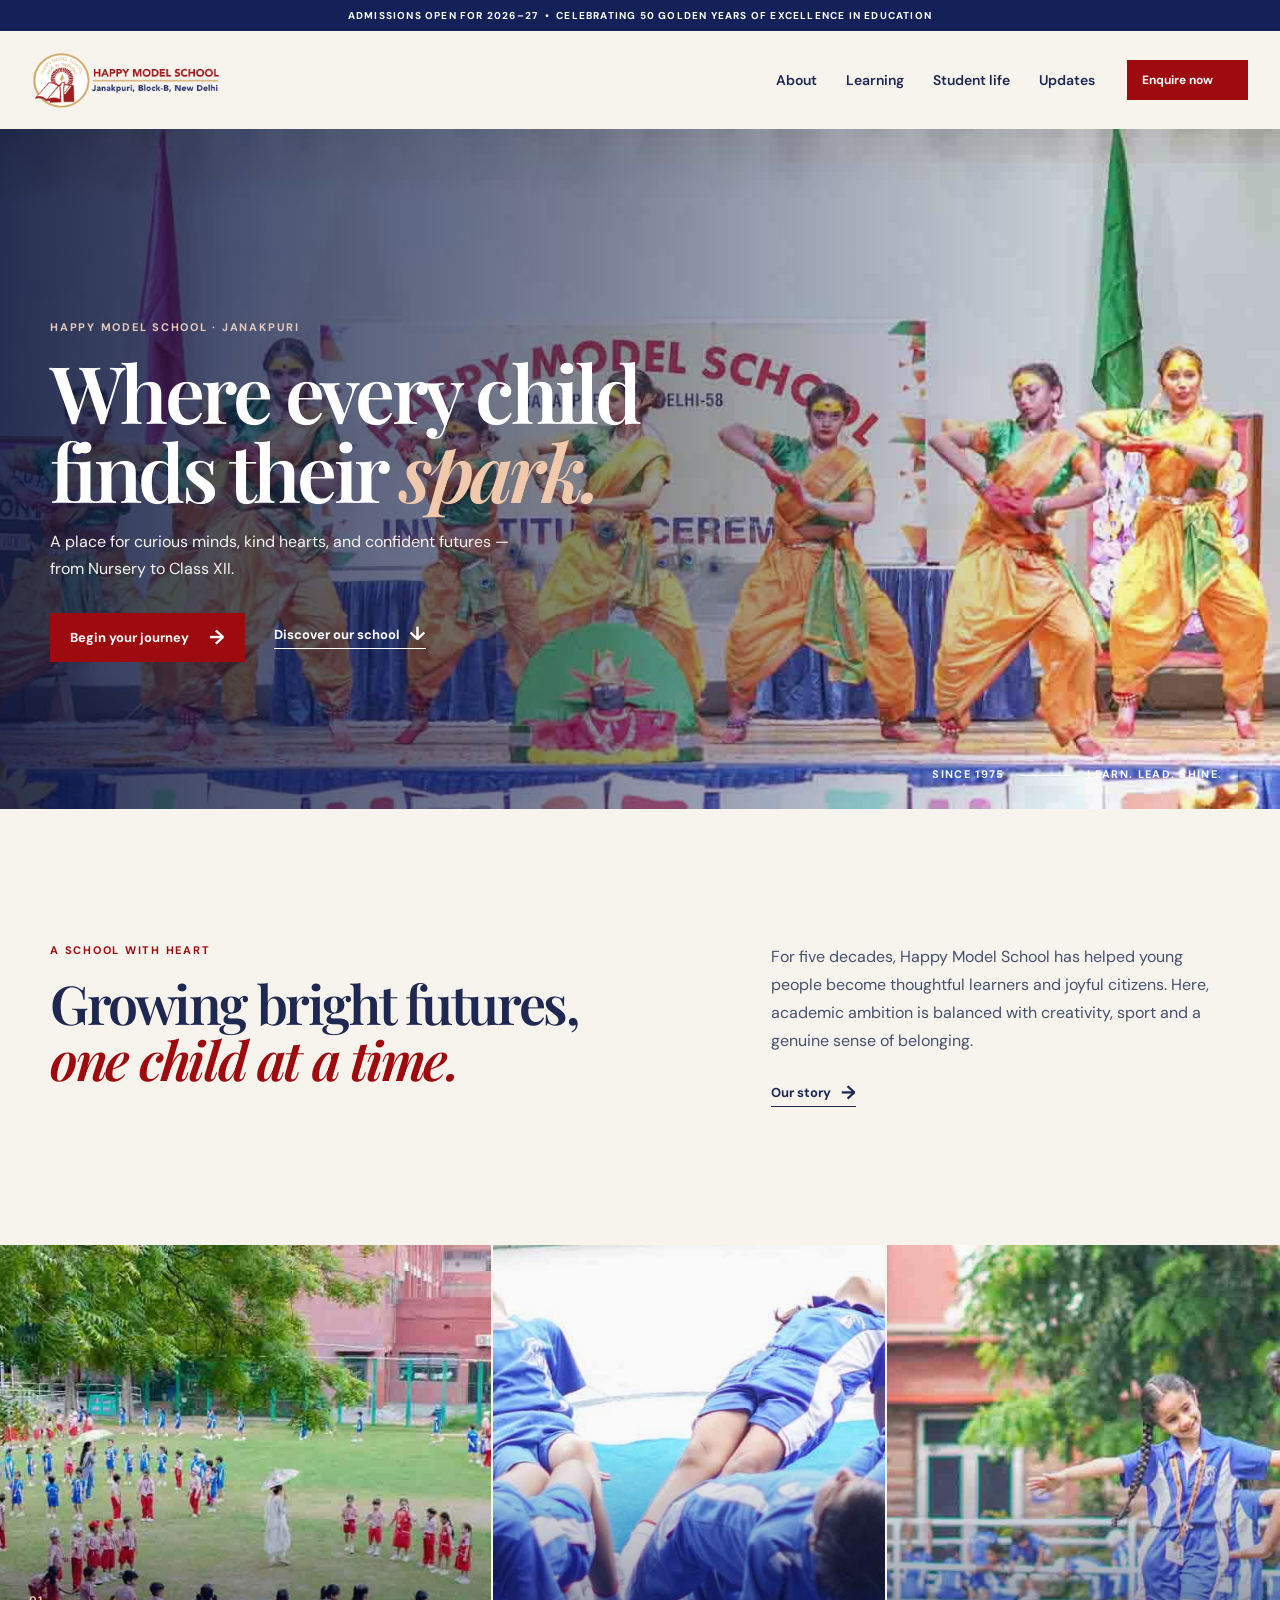
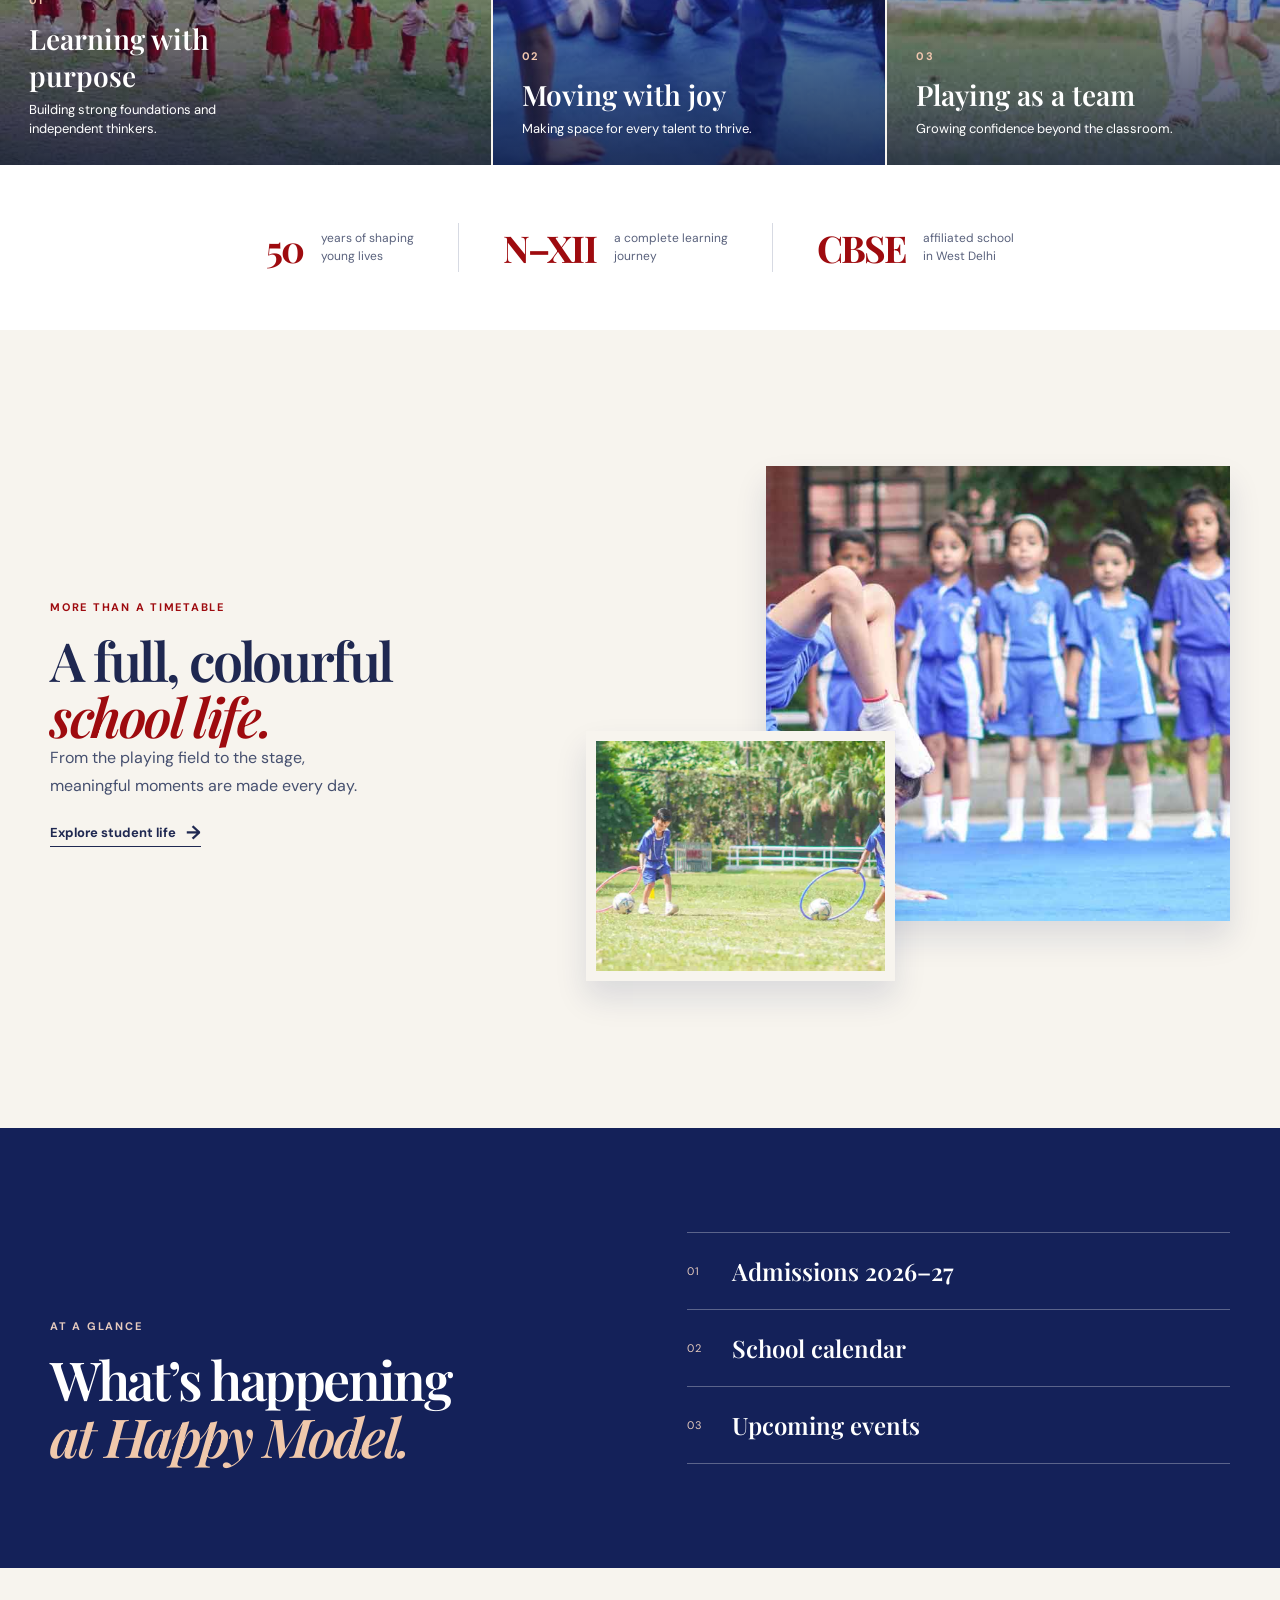
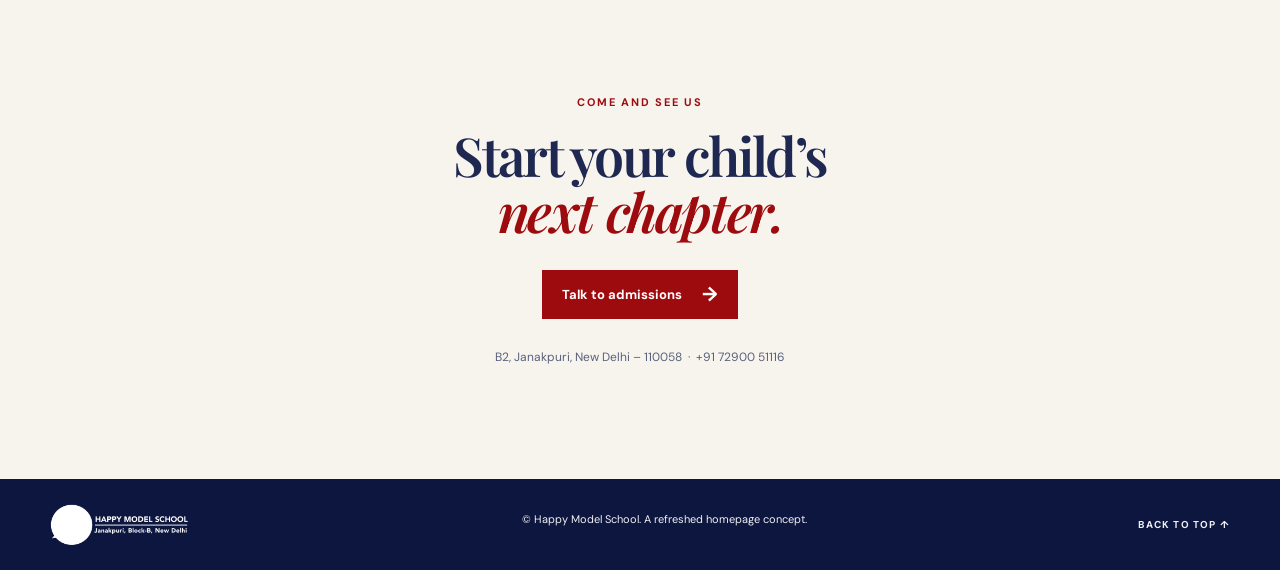
<file: index.html>
<!doctype html>
<html lang="en">

<head>
  <meta charset="utf-8">
  <meta name="viewport" content="width=device-width, initial-scale=1">
  <meta name="description" content="A refined homepage concept for Happy Model School.">
  <title>Happy Model School — Home</title>
  <link rel="stylesheet" href="styles.css">
</head>

<body>
  <a class="skip-link" href="#main">Skip to content</a>

  <header class="site-header">
    <div class="announcement">Admissions open for 2026–27 &nbsp;•&nbsp; Celebrating 50 golden years of excellence in
      education</div>
    <div class="nav-shell">
      <a class="brand" href="#top" aria-label="Happy Model School home">
        <!-- image7: the existing Happy Model School logo -->
        <img src="images/image7-school-logo.png" alt="Happy Model School">
      </a>
      <nav aria-label="Main navigation">
        <a href="#about">About</a>
        <a href="#learning">Learning</a>
        <a href="#life">Student life</a>
        <a href="#updates">Updates</a>
      </nav>
      <a class="button button-small" href="#enquire">Enquire now <span></span></a>
    </div>
  </header>

  <main id="main">
    <section class="hero" id="top">
      <!-- image1: students performing a cultural dance at the school ceremony -->
      <img class="hero-image" src="images/image1-cultural-dance.jpg"
        alt="Students performing a cultural dance on stage">
      <div class="hero-wash"></div>
      <div class="hero-copy wrap">
        <p class="eyebrow eyebrow-light">Happy Model School · Janakpuri</p>
        <h1>Where every child<br>finds their <em>spark.</em></h1>
        <p class="hero-description">A place for curious minds, kind hearts, and confident futures — from Nursery to
          Class XII.</p>
        <div class="hero-actions">
          <a class="button" href="#enquire">Begin your journey <span>→</span></a>
          <a class="text-link text-link-light" href="#about">Discover our school <span>↓</span></a>
        </div>
      </div>
      <div class="hero-caption">Since 1975 <span></span> Learn. Lead. Shine.</div>
    </section>

    <section class="welcome wrap" id="about">
      <div>
        <p class="eyebrow">A school with heart</p>
        <h2>Growing bright futures,<br><em>one child at a time.</em></h2>
      </div>
      <div class="welcome-copy">
        <p>For five decades, Happy Model School has helped young people become thoughtful learners and joyful citizens.
          Here, academic ambition is balanced with creativity, sport and a genuine sense of belonging.</p>
        <a class="text-link" href="#learning">Our story <span>→</span></a>
      </div>
    </section>

    <section class="feature-grid" id="learning">
      <article class="feature-card feature-card-tall">
        <!-- image3: students gathered for an outdoor school assembly -->
        <img src="images/image3-school-assembly.jpg" alt="Students assembled on the school grounds">
        <div class="feature-label"><span>01</span>
          <h3>Learning with purpose</h3>
          <p>Building strong foundations and independent thinkers.</p>
        </div>
      </article>
      <article class="feature-card">
        <!-- image4: children participating in a gymnastics class -->
        <img src="images/image4-gymnastics-class.jpg" alt="Children practising gymnastics together">
        <div class="feature-label"><span>02</span>
          <h3>Moving with joy</h3>
          <p>Making space for every talent to thrive.</p>
        </div>
      </article>
      <article class="feature-card">
        <!-- image2: students playing football on the school field -->
        <img src="images/image2-football-training.jpg" alt="Students playing football outdoors">
        <div class="feature-label"><span>03</span>
          <h3>Playing as a team</h3>
          <p>Growing confidence beyond the classroom.</p>
        </div>
      </article>
    </section>

    <section class="numbers" aria-label="School highlights">
      <div><strong>50</strong><span>years of shaping<br>young lives</span></div>
      <div><strong>N–XII</strong><span>a complete learning<br>journey</span></div>
      <div><strong>CBSE</strong><span>affiliated school<br>in West Delhi</span></div>
    </section>

    <section class="life wrap" id="life">
      <div class="life-heading">
        <p class="eyebrow">More than a timetable</p>
        <h2>A full, colourful<br><em>school life.</em></h2>
        <p>From the playing field to the stage, meaningful moments are made every day.</p>
        <a class="text-link" href="#updates">Explore student life <span>→</span></a>
      </div>
      <div class="life-images">
        <!-- image5: a student demonstrating an acrobatics move -->
        <img class="life-large" src="images/image5-acrobatics-practice.jpg"
          alt="Student practising an acrobatic movement">
        <!-- image6: students practicing football skills -->
        <img class="life-small" src="images/image6-football-skills.jpg" alt="Students practising football skills">
      </div>
    </section>

    <section class="updates" id="updates">
      <div class="wrap updates-inner">
        <div>
          <p class="eyebrow eyebrow-light">At a glance</p>
          <h2>What’s happening<br><em>at Happy Model.</em></h2>
        </div>
        <div class="update-list">
          <a href="#enquire"><span>01</span><strong>Admissions 2026–27</strong><i></i></a>
          <a href="#enquire"><span>02</span><strong>School calendar</strong><i></i></a>
          <a href="#enquire"><span>03</span><strong>Upcoming events</strong><i></i></a>
        </div>
      </div>
    </section>

    <section class="enquire wrap" id="enquire">
      <p class="eyebrow">Come and see us</p>
      <h2>Start your child’s<br><em>next chapter.</em></h2>
      <a class="button" href="mailto:happymodel16@gmail.com">Talk to admissions <span>→</span></a>
      <p class="enquire-note">B2, Janakpuri, New Delhi – 110058 &nbsp;·&nbsp; +91 72900 51116</p>
    </section>
  </main>

  <footer>
    <a class="brand footer-brand" href="#top"><img src="images/image7-school-logo.png" alt="Happy Model School"></a>
    <p>© Happy Model School. A refreshed homepage concept.</p>
    <a href="#top">Back to top ↑</a>
  </footer>
</body>

</html>
</file>
<file: styles.css>
@import url('https://fonts.googleapis.com/css2?family=DM+Sans:wght@400;500;600;700&family=Playfair+Display:ital,wght@0,600;0,700;1,600;1,700&display=swap');

:root {
    --navy: #142159;
    --navy-deep: #0c163f;
    --wine: #9e0b0f;
    --cream: #f7f4ee;
    --ink: #1f2851;
    --line: rgba(20, 33, 89, .17);
}

* {
    box-sizing: border-box;
}

html {
    scroll-behavior: smooth;
}

body {
    margin: 0;
    color: var(--ink);
    background: var(--cream);
    font-family: 'DM Sans', Arial, sans-serif;
}

a {
    color: inherit;
    text-decoration: none;
}

.wrap {
    width: min(1180px, calc(100% - 64px));
    margin: auto;
}

.skip-link {
    position: absolute;
    left: -999px;
}

.skip-link:focus {
    left: 16px;
    top: 16px;
    z-index: 10;
    background: #fff;
    padding: 10px;
}

.announcement {
    padding: 9px 24px;
    text-align: center;
    background: var(--navy);
    color: #fff;
    text-transform: uppercase;
    font-size: 10px;
    font-weight: 700;
    letter-spacing: .12em;
}

.nav-shell {
    min-height: 98px;
    width: min(1290px, calc(100% - 64px));
    margin: auto;
    display: flex;
    align-items: center;
    justify-content: space-between;
    gap: 32px;
}

.brand img {
    display: block;
    width: 190px;
    max-height: 68px;
    object-fit: contain;
    object-position: left center;
}

nav {
    display: flex;
    gap: 29px;
    margin-left: auto;
}

nav a {
    position: relative;
    font-size: 14px;
    font-weight: 600;
}

nav a::after {
    content: '';
    position: absolute;
    left: 0;
    right: 100%;
    bottom: -7px;
    height: 2px;
    background: var(--wine);
    transition: right .25s;
}

nav a:hover::after {
    right: 0;
}

.button {
    display: inline-flex;
    align-items: center;
    gap: 20px;
    padding: 16px 20px;
    background: var(--wine);
    color: #fff;
    font-weight: 700;
    font-size: 13px;
    transition: transform .2s, background .2s;
}

.button:hover {
    transform: translateY(-2px);
    background: #7f080c;
}

.button span {
    font-size: 20px;
    line-height: 10px;
}

.button-small {
    padding: 12px 15px;
    font-size: 12px;
}

.eyebrow {
    margin: 0 0 18px;
    color: var(--wine);
    text-transform: uppercase;
    letter-spacing: .16em;
    font-size: 11px;
    font-weight: 700;
}

.eyebrow-light {
    color: #e4c9bd;
}

h1,
h2,
h3,
p {
    margin-top: 0;
}

h1,
h2 {
    font-family: 'Playfair Display', Georgia, serif;
    font-weight: 600;
    letter-spacing: -.045em;
}

em {
    color: var(--wine);
}

.hero {
    position: relative;
    min-height: 680px;
    color: #fff;
    overflow: hidden;
    display: grid;
    align-items: center;
}

.hero-image,
.hero-wash {
    position: absolute;
    inset: 0;
    width: 100%;
    height: 100%;
}

.hero-image {
    object-fit: cover;
    object-position: center;
    filter: saturate(.86);
}

.hero-wash {
    background: linear-gradient(90deg, rgba(8, 17, 57, .85) 0%, rgba(8, 17, 57, .49) 46%, rgba(8, 17, 57, .03) 85%);
}

.hero-copy {
    position: relative;
    z-index: 1;
    padding-top: 44px;
}

.hero h1 {
    max-width: 760px;
    margin-bottom: 20px;
    font-size: clamp(48px, 6.2vw, 87px);
    line-height: .99;
    color: #fff;
}

.hero h1 em {
    color: #f0c8ab;
}

.hero-description {
    max-width: 480px;
    color: #f5f3f0;
    line-height: 1.65;
    font-size: 16px;
}

.hero-actions {
    display: flex;
    align-items: center;
    gap: 29px;
    margin-top: 31px;
}

.text-link {
    display: inline-flex;
    align-items: center;
    gap: 10px;
    padding-bottom: 5px;
    border-bottom: 1px solid currentColor;
    font-size: 13px;
    font-weight: 700;
}

.text-link span {
    font-size: 19px;
    line-height: 12px;
}

.text-link-light {
    color: #fff;
}

.hero-caption {
    z-index: 1;
    position: absolute;
    bottom: 28px;
    right: 4.5%;
    font-size: 11px;
    letter-spacing: .12em;
    text-transform: uppercase;
    font-weight: 700;
}

.hero-caption span {
    display: inline-block;
    width: 52px;
    height: 1px;
    background: #fff;
    vertical-align: middle;
    margin: 0 11px;
}

.welcome {
    display: grid;
    grid-template-columns: 1.05fr .8fr;
    justify-content: space-between;
    gap: 10%;
    padding: 134px 0;
}

h2 {
    margin-bottom: 0;
    font-size: clamp(37px, 4.2vw, 61px);
    line-height: 1.05;
}

.welcome-copy {
    align-self: end;
    padding-bottom: 4px;
}

.welcome-copy p,
.life-heading>p:not(.eyebrow) {
    font-size: 16px;
    line-height: 1.75;
    color: #46506f;
}

.welcome-copy .text-link {
    margin-top: 13px;
}

.feature-grid {
    display: grid;
    grid-template-columns: 1.25fr 1fr 1fr;
    gap: 2px;
    background: var(--cream);
}

.feature-card {
    position: relative;
    min-height: 405px;
    overflow: hidden;
    color: #fff;
}

.feature-card-tall {
    min-height: 520px;
}

.feature-card img {
    position: absolute;
    inset: 0;
    height: 100%;
    width: 100%;
    object-fit: cover;
    transition: transform .45s;
}

.feature-card::after {
    content: '';
    position: absolute;
    inset: 0;
    background: linear-gradient(0deg, rgba(9, 17, 53, .8), rgba(9, 17, 53, .02) 61%);
}

.feature-card:hover img {
    transform: scale(1.045);
}

.feature-label {
    position: absolute;
    bottom: 26px;
    left: 29px;
    z-index: 1;
    max-width: 260px;
}

.feature-label span {
    color: #f1c7af;
    font-weight: 700;
    font-size: 11px;
    letter-spacing: .12em;
}

.feature-label h3 {
    margin: 11px 0 7px;
    font-family: 'Playfair Display', Georgia, serif;
    font-size: 28px;
    font-weight: 600;
}

.feature-label p {
    margin: 0;
    font-size: 13px;
    line-height: 1.45;
}

.numbers {
    display: flex;
    justify-content: center;
    gap: 0;
    padding: 58px 30px;
    background: #fff;
}

.numbers div {
    min-width: 220px;
    padding: 0 44px;
    display: flex;
    gap: 18px;
    align-items: center;
    border-right: 1px solid var(--line);
}

.numbers div:last-child {
    border: 0;
}

.numbers strong {
    color: var(--wine);
    font-family: 'Playfair Display', Georgia, serif;
    font-size: 37px;
    letter-spacing: -.05em;
}

.numbers span {
    color: #59617c;
    font-size: 12px;
    line-height: 1.45;
}

.life {
    display: grid;
    grid-template-columns: .8fr 1.2fr;
    gap: 9%;
    padding: 136px 0 147px;
    align-items: center;
}

.life-heading>p:not(.eyebrow) {
    max-width: 335px;
}

.life-heading .text-link {
    margin-top: 8px;
}

.life-images {
    min-height: 515px;
    position: relative;
}

.life-images img {
    object-fit: cover;
    box-shadow: 0 17px 30px rgba(20, 33, 89, .12);
}

.life-large {
    height: 455px;
    width: 72%;
    position: absolute;
    top: 0;
    right: 0;
}

.life-small {
    position: absolute;
    width: 48%;
    height: 250px;
    left: 0;
    bottom: 0;
    border: 10px solid var(--cream);
}

.updates {
    padding: 104px 0;
    color: #fff;
    background: var(--navy);
}

.updates-inner {
    display: grid;
    grid-template-columns: 1fr 1fr;
    gap: 8%;
    align-items: end;
}

.updates h2 {
    color: #fff;
}

.updates h2 em {
    color: #f0c8ab;
}

.update-list {
    border-top: 1px solid rgba(255, 255, 255, .3);
}

.update-list a {
    display: grid;
    grid-template-columns: 45px 1fr 20px;
    align-items: center;
    padding: 22px 0;
    border-bottom: 1px solid rgba(255, 255, 255, .3);
    transition: padding .2s, color .2s;
}

.update-list a:hover {
    padding-left: 8px;
    color: #f0c8ab;
}

.update-list span {
    color: #e4c9bd;
    font-size: 11px;
    letter-spacing: .1em;
}

.update-list strong {
    font-family: 'Playfair Display', Georgia, serif;
    font-size: 24px;
    font-weight: 600;
}

.update-list i {
    font-size: 18px;
    font-style: normal;
}

.enquire {
    text-align: center;
    padding: 127px 0 114px;
}

.enquire h2 {
    margin-bottom: 30px;
}

.enquire-note {
    margin: 30px 0 0;
    color: #59617c;
    font-size: 12px;
}

footer {
    display: flex;
    align-items: center;
    justify-content: space-between;
    gap: 30px;
    padding: 24px max(32px, calc((100% - 1180px)/2));
    color: #f0f0f4;
    background: var(--navy-deep);
    font-size: 11px;
}

.footer-brand img {
    width: 140px;
    filter: brightness(0) invert(1);
}

footer a:last-child {
    text-transform: uppercase;
    font-size: 10px;
    font-weight: 700;
    letter-spacing: .12em;
}

@media (max-width:800px) {
    .nav-shell {
        min-height: 80px;
        width: calc(100% - 36px);
    }

    .brand img {
        width: 155px;
    }

    nav {
        display: none;
    }

    .button-small {
        margin-left: auto;
    }

    .hero {
        min-height: 630px;
    }

    .hero-caption {
        display: none;
    }

    .welcome,
    .life,
    .updates-inner {
        grid-template-columns: 1fr;
    }

    .welcome {
        gap: 34px;
        padding: 88px 0;
    }

    .feature-grid {
        grid-template-columns: 1fr;
    }

    .feature-card,
    .feature-card-tall {
        min-height: 390px;
    }

    .numbers {
        justify-content: stretch;
        padding: 38px 18px;
    }

    .numbers div {
        min-width: 0;
        flex: 1;
        padding: 0 15px;
        gap: 8px;
        flex-direction: column;
        align-items: flex-start;
    }

    .numbers strong {
        font-size: 29px;
    }

    .life {
        padding: 87px 0 100px;
        gap: 52px;
    }

    .updates {
        padding: 80px 0;
    }

    .updates-inner {
        gap: 41px;
    }
}

@media (max-width:520px) {
    .wrap {
        width: calc(100% - 40px);
    }

    .announcement {
        font-size: 8px;
        padding: 8px 16px;
        line-height: 1.4;
    }

    .nav-shell {
        width: calc(100% - 40px);
    }

    .brand img {
        width: 135px;
    }

    .button-small {
        padding: 10px 11px;
        font-size: 10px;
        gap: 8px;
    }

    .hero {
        min-height: 610px;
    }

    .hero-wash {
        background: linear-gradient(90deg, rgba(8, 17, 57, .83), rgba(8, 17, 57, .22));
    }

    .hero h1 {
        font-size: 49px;
    }

    .hero-actions {
        align-items: flex-start;
        flex-direction: column;
        gap: 23px;
    }

    .hero-description {
        font-size: 14px;
    }

    .feature-label {
        left: 22px;
        bottom: 21px;
    }

    .feature-label h3 {
        font-size: 26px;
    }

    .numbers {
        overflow: hidden;
    }

    .numbers span {
        font-size: 10px;
    }

    .life-images {
        min-height: 410px;
    }

    .life-large {
        height: 365px;
        width: 79%;
    }

    .life-small {
        height: 180px;
        width: 56%;
        border-width: 7px;
    }

    .update-list strong {
        font-size: 21px;
    }

    footer {
        flex-direction: column;
        text-align: center;
        gap: 12px;
    }
}
</file>
